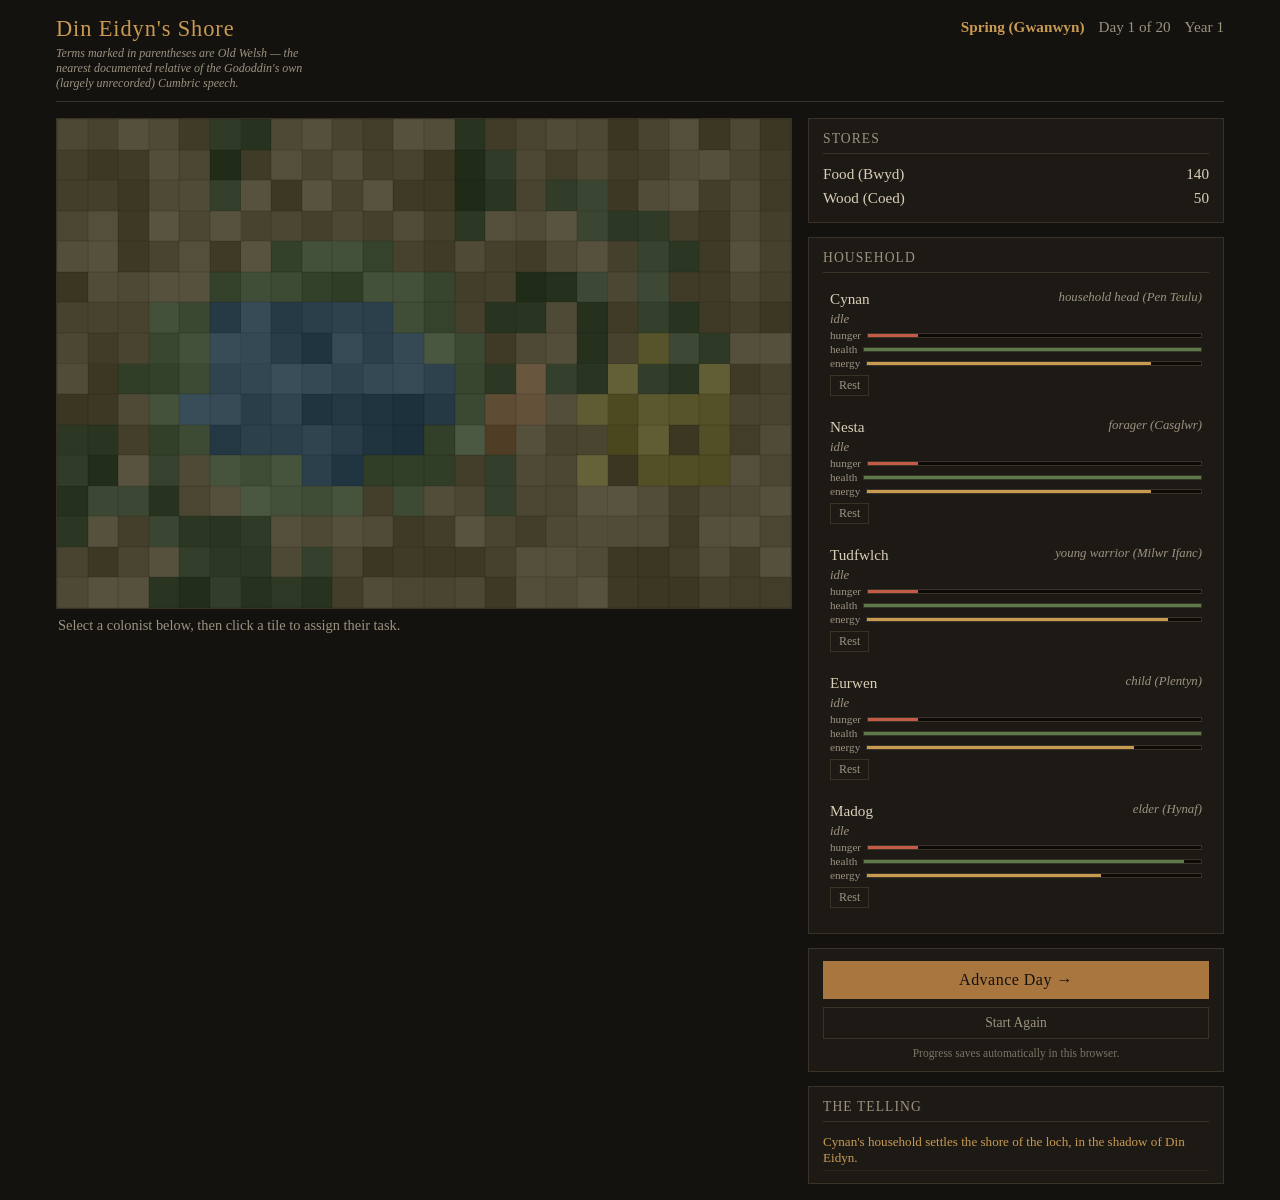
<file: index.html>
<!DOCTYPE html>
<html lang="en">
<head>
<meta charset="UTF-8">
<meta name="viewport" content="width=device-width, initial-scale=1.0">
<title>Din Eidyn's Shore — Chapter 1: 600 AD</title>
<link rel="stylesheet" href="style.css">
<link rel="icon" href="data:,">
</head>
<body>
<div id="app">

  <header id="topbar">
    <div>
      <h1>Din Eidyn's Shore</h1>
      <p id="lexicon-note">Terms marked in parentheses are Old Welsh — the nearest documented relative of the Gododdin's own (largely unrecorded) Cumbric speech.</p>
    </div>
    <div id="calendar">
      <span id="season-label">Spring</span>
      <span id="day-label">Day 1</span>
      <span id="year-label">Year 1</span>
    </div>
  </header>

  <main id="layout">

    <section id="map-panel">
      <canvas id="map-canvas" width="768" height="512"></canvas>
      <p id="map-hint">Select a colonist below, then click a tile to assign their task.</p>
    </section>

    <aside id="sidebar">

      <div class="panel" id="resources-panel">
        <h2>Stores</h2>
        <ul id="resource-list"></ul>
      </div>

      <div class="panel" id="colonists-panel">
        <h2>Household</h2>
        <ul id="colonist-list"></ul>
      </div>

      <div class="panel" id="controls-panel">
        <button id="advance-day-btn">Advance Day &rarr;</button>
        <button id="start-again-btn">Start Again</button>
        <p id="save-note">Progress saves automatically in this browser.</p>
      </div>

      <div class="panel" id="log-panel">
        <h2>The Telling</h2>
        <ul id="event-log"></ul>
      </div>

    </aside>

  </main>

</div>

<script type="module" src="js/game.js"></script>
</body>
</html>
</file>
<file: style.css>
:root {
  --bg: #14120f;
  --panel-bg: #1d1a15;
  --panel-border: #3a3226;
  --ink: #d9cfb8;
  --ink-dim: #9c9280;
  --accent: #a8763e;
  --accent-bright: #c99a52;
  --danger: #8c3b2e;
  --danger-bright: #c25c46;
  --good: #5c7a4a;
  --font: 'Georgia', 'Iowan Old Style', serif;
}

* { box-sizing: border-box; }

body {
  margin: 0;
  background: var(--bg);
  color: var(--ink);
  font-family: var(--font);
}

#app {
  max-width: 1200px;
  margin: 0 auto;
  padding: 16px;
}

#topbar {
  display: flex;
  justify-content: space-between;
  align-items: flex-start;
  border-bottom: 1px solid var(--panel-border);
  padding-bottom: 10px;
  margin-bottom: 16px;
  flex-wrap: wrap;
  gap: 8px;
}

#lexicon-note {
  margin: 4px 0 0 0;
  font-size: 0.75rem;
  font-style: italic;
  color: var(--ink-dim);
  max-width: 46ch;
}

#topbar h1 {
  font-size: 1.4rem;
  letter-spacing: 0.04em;
  margin: 0;
  color: var(--accent-bright);
  font-weight: normal;
}

#calendar {
  display: flex;
  gap: 14px;
  font-size: 0.95rem;
  color: var(--ink-dim);
}

#calendar span { padding: 2px 0; }
#season-label { color: var(--accent-bright); font-weight: bold; }

#layout {
  display: flex;
  gap: 16px;
  align-items: flex-start;
  flex-wrap: wrap;
}

#map-panel {
  flex: 1 1 640px;
}

#map-canvas {
  display: block;
  width: 100%;
  height: auto;
  background: #000;
  border: 1px solid var(--panel-border);
  cursor: pointer;
  image-rendering: pixelated;
}

#map-hint {
  min-height: 2.6em;
  color: var(--ink-dim);
  font-size: 0.9rem;
  margin: 8px 2px;
}

#map-hint .task-choice {
  display: inline-block;
  margin: 3px 6px 3px 0;
  padding: 4px 10px;
  background: var(--panel-bg);
  border: 1px solid var(--accent);
  color: var(--ink);
  cursor: pointer;
  font-family: var(--font);
  font-size: 0.85rem;
  border-radius: 2px;
}

#map-hint .task-choice:hover {
  background: var(--accent);
  color: #14120f;
}

#sidebar {
  flex: 1 1 320px;
  display: flex;
  flex-direction: column;
  gap: 14px;
  min-width: 300px;
}

.panel {
  background: var(--panel-bg);
  border: 1px solid var(--panel-border);
  padding: 12px 14px;
}

.panel h2 {
  margin: 0 0 8px 0;
  font-size: 0.85rem;
  letter-spacing: 0.08em;
  text-transform: uppercase;
  color: var(--ink-dim);
  font-weight: normal;
  border-bottom: 1px solid var(--panel-border);
  padding-bottom: 6px;
}

#resource-list, #colonist-list, #event-log {
  list-style: none;
  margin: 0;
  padding: 0;
}

#resource-list li {
  display: flex;
  justify-content: space-between;
  padding: 3px 0;
  font-size: 0.95rem;
}

#resource-list li.low { color: var(--danger-bright); }

.colonist-row {
  padding: 8px 6px;
  margin-bottom: 4px;
  border: 1px solid transparent;
  cursor: pointer;
}

.colonist-row:hover { border-color: var(--panel-border); }

.colonist-row.selected {
  border-color: var(--accent);
  background: rgba(168, 118, 62, 0.12);
}

.colonist-row.dead {
  opacity: 0.5;
  cursor: default;
}

.colonist-name {
  display: flex;
  justify-content: space-between;
  font-size: 0.95rem;
  margin-bottom: 4px;
}

.colonist-task {
  color: var(--ink-dim);
  font-size: 0.8rem;
  font-style: italic;
}

.bar-row {
  display: flex;
  align-items: center;
  gap: 6px;
  font-size: 0.7rem;
  color: var(--ink-dim);
  margin-top: 2px;
}

.bar-track {
  flex: 1;
  height: 5px;
  background: #0c0a08;
  border: 1px solid var(--panel-border);
}

.bar-fill { height: 100%; }
.bar-fill.hunger { background: var(--danger-bright); }
.bar-fill.health { background: var(--good); }
.bar-fill.energy { background: var(--accent-bright); }

.rest-btn {
  margin-top: 6px;
  font-size: 0.75rem;
  background: none;
  border: 1px solid var(--panel-border);
  color: var(--ink-dim);
  padding: 2px 8px;
  cursor: pointer;
  font-family: var(--font);
}
.rest-btn:hover { border-color: var(--accent); color: var(--ink); }

#advance-day-btn {
  width: 100%;
  padding: 10px;
  background: var(--accent);
  color: #14120f;
  border: none;
  font-family: var(--font);
  font-size: 1rem;
  letter-spacing: 0.03em;
  cursor: pointer;
}
#advance-day-btn:hover { background: var(--accent-bright); }

#start-again-btn {
  width: 100%;
  margin-top: 8px;
  padding: 7px;
  background: none;
  border: 1px solid var(--panel-border);
  color: var(--ink-dim);
  font-family: var(--font);
  font-size: 0.85rem;
  cursor: pointer;
}
#start-again-btn:hover { border-color: var(--danger-bright); color: var(--danger-bright); }

#save-note {
  margin: 8px 0 0 0;
  font-size: 0.72rem;
  color: var(--ink-dim);
  opacity: 0.75;
  text-align: center;
}

#log-panel { max-height: 260px; overflow-y: auto; }

#event-log li {
  font-size: 0.82rem;
  padding: 4px 0;
  border-bottom: 1px solid rgba(58,50,38,0.5);
  color: var(--ink-dim);
}
#event-log li:first-child { color: var(--ink); }
#event-log li.warn { color: var(--danger-bright); }
#event-log li.season { color: var(--accent-bright); }
</file>
